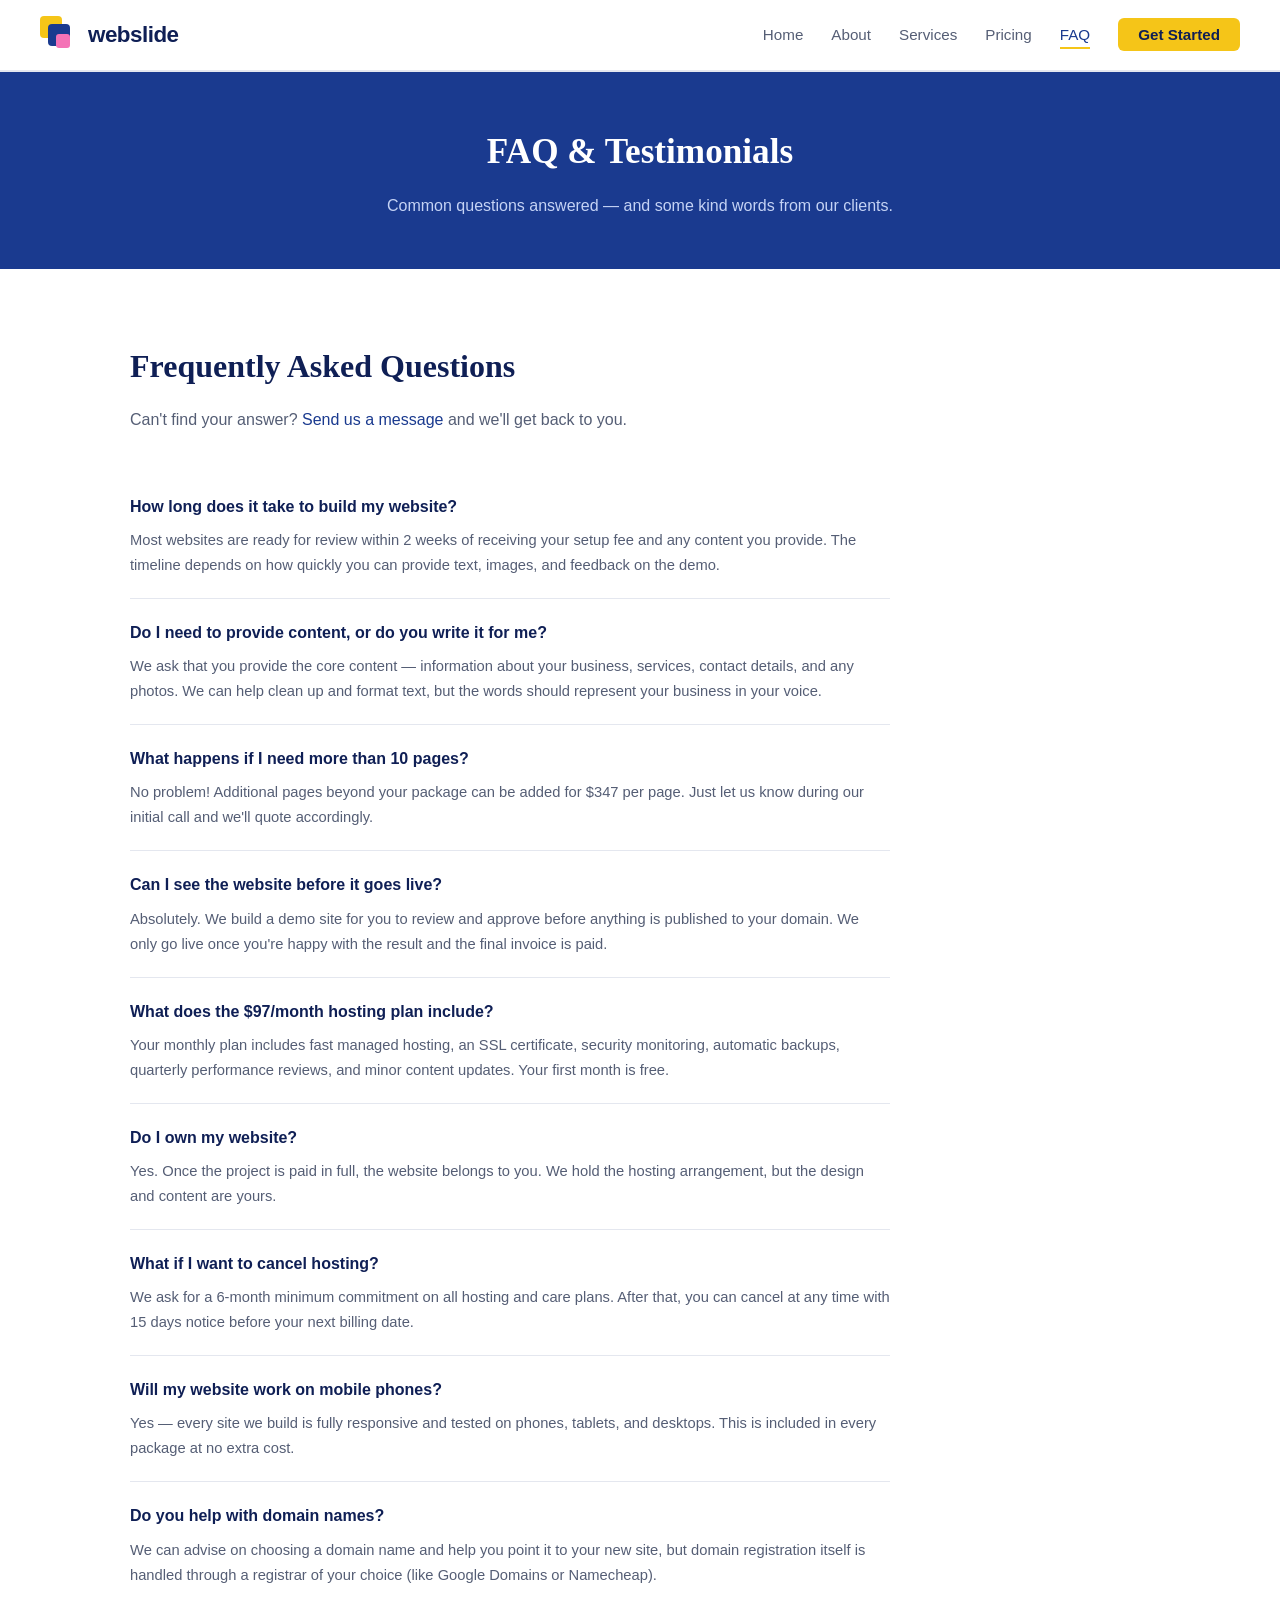
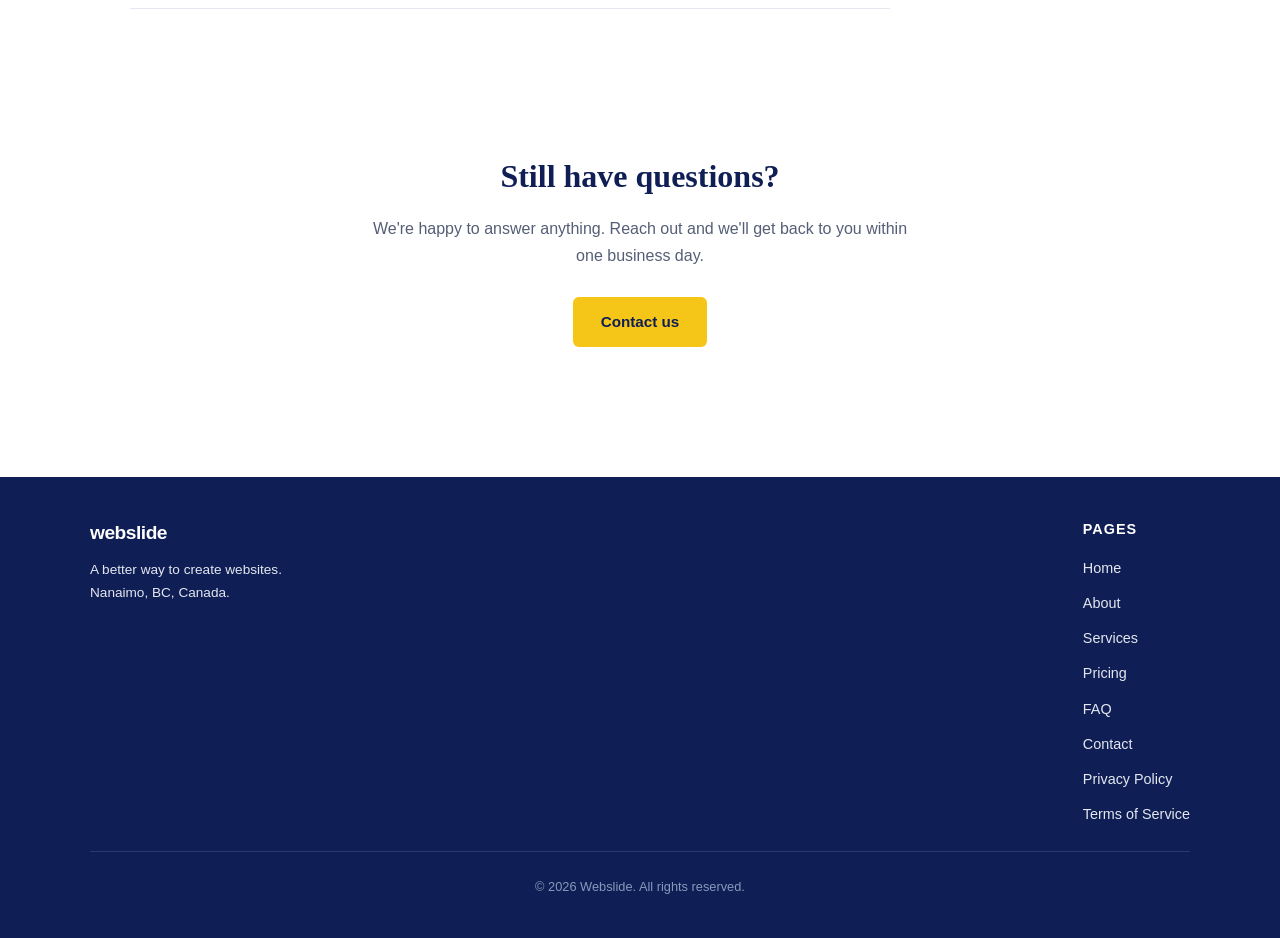
<file: faq.html>
<!DOCTYPE html>
<html lang="en">
  <head>
    <meta charset="UTF-8" />
    <meta name="viewport" content="width=device-width, initial-scale=1.0" />
    <title>FAQ &amp; Testimonials - Webslide</title>
    <link rel="stylesheet" href="css/style.css" />
  </head>
  <body>
    <!-- Header & Navigation -->
    <header>
      <a href="index.html" class="logo">
        <div class="logo-icon">
          <div class="sq-yellow"></div>
          <div class="sq-blue"></div>
          <div class="sq-pink"></div>
        </div>
        <span class="logo-text">webslide</span>
      </a>
      <nav>
        <ul>
          <li><a href="index.html">Home</a></li>
          <li><a href="about.html">About</a></li>
          <li><a href="services.html">Services</a></li>
          <li><a href="pricing.html">Pricing</a></li>
          <li><a href="faq.html" class="active">FAQ</a></li>
          <li><a href="contact.html" class="nav-cta">Get Started</a></li>
        </ul>
      </nav>
    </header>

    <!-- Page Banner -->
    <div class="page-banner">
      <h1>FAQ &amp; Testimonials</h1>
      <p>Common questions answered — and some kind words from our clients.</p>
    </div>

    <!-- FAQ Section -->
    <div class="section">
      <h2 class="section-title">Frequently Asked Questions</h2>
      <p class="section-subtitle">
        Can't find your answer? <a href="contact.html">Send us a message</a> and
        we'll get back to you.
      </p>

      <div class="faq-list">
        <div class="faq-item">
          <h3>How long does it take to build my website?</h3>
          <p>
            Most websites are ready for review within 2 weeks of receiving your
            setup fee and any content you provide. The timeline depends on how
            quickly you can provide text, images, and feedback on the demo.
          </p>
        </div>

        <div class="faq-item">
          <h3>Do I need to provide content, or do you write it for me?</h3>
          <p>
            We ask that you provide the core content — information about your
            business, services, contact details, and any photos. We can help
            clean up and format text, but the words should represent your
            business in your voice.
          </p>
        </div>

        <div class="faq-item">
          <h3>What happens if I need more than 10 pages?</h3>
          <p>
            No problem! Additional pages beyond your package can be added for
            $347 per page. Just let us know during our initial call and we'll
            quote accordingly.
          </p>
        </div>

        <div class="faq-item">
          <h3>Can I see the website before it goes live?</h3>
          <p>
            Absolutely. We build a demo site for you to review and approve
            before anything is published to your domain. We only go live once
            you're happy with the result and the final invoice is paid.
          </p>
        </div>

        <div class="faq-item">
          <h3>What does the $97/month hosting plan include?</h3>
          <p>
            Your monthly plan includes fast managed hosting, an SSL certificate,
            security monitoring, automatic backups, quarterly performance
            reviews, and minor content updates. Your first month is free.
          </p>
        </div>

        <div class="faq-item">
          <h3>Do I own my website?</h3>
          <p>
            Yes. Once the project is paid in full, the website belongs to you.
            We hold the hosting arrangement, but the design and content are
            yours.
          </p>
        </div>

        <div class="faq-item">
          <h3>What if I want to cancel hosting?</h3>
          <p>
            We ask for a 6-month minimum commitment on all hosting and care
            plans. After that, you can cancel at any time with 15 days notice
            before your next billing date.
          </p>
        </div>

        <div class="faq-item">
          <h3>Will my website work on mobile phones?</h3>
          <p>
            Yes — every site we build is fully responsive and tested on phones,
            tablets, and desktops. This is included in every package at no extra
            cost.
          </p>
        </div>

        <div class="faq-item">
          <h3>Do you help with domain names?</h3>
          <p>
            We can advise on choosing a domain name and help you point it to
            your new site, but domain registration itself is handled through a
            registrar of your choice (like Google Domains or Namecheap).
          </p>
        </div>
      </div>
    </div>

    <!-- CTA -->
    <div class="section" style="text-align: center">
      <h2 class="section-title">Still have questions?</h2>
      <p class="section-subtitle" style="margin: 0 auto 28px">
        We're happy to answer anything. Reach out and we'll get back to you
        within one business day.
      </p>
      <a href="contact.html" class="btn btn-yellow">Contact us</a>
    </div>

    <!-- Footer -->
    <footer>
      <div class="footer-inner">
        <div class="footer-brand">
          <span class="logo-text">webslide</span>
          <p>A better way to create websites.<br />Nanaimo, BC, Canada.</p>
        </div>
        <div class="footer-links">
          <h4>Pages</h4>
          <ul>
            <li><a href="index.html">Home</a></li>
            <li><a href="about.html">About</a></li>
            <li><a href="services.html">Services</a></li>
            <li><a href="pricing.html">Pricing</a></li>
            <li><a href="faq.html">FAQ</a></li>
            <li><a href="contact.html">Contact</a></li>
            <li><a href="privacy-policy.html">Privacy Policy</a></li>
            <li><a href="terms-of-service.html">Terms of Service</a></li>
          </ul>
        </div>
      </div>
      <div class="footer-bottom">
        <p>&copy; 2026 Webslide. All rights reserved.</p>
      </div>
    </footer>
  </body>
</html>
</file>
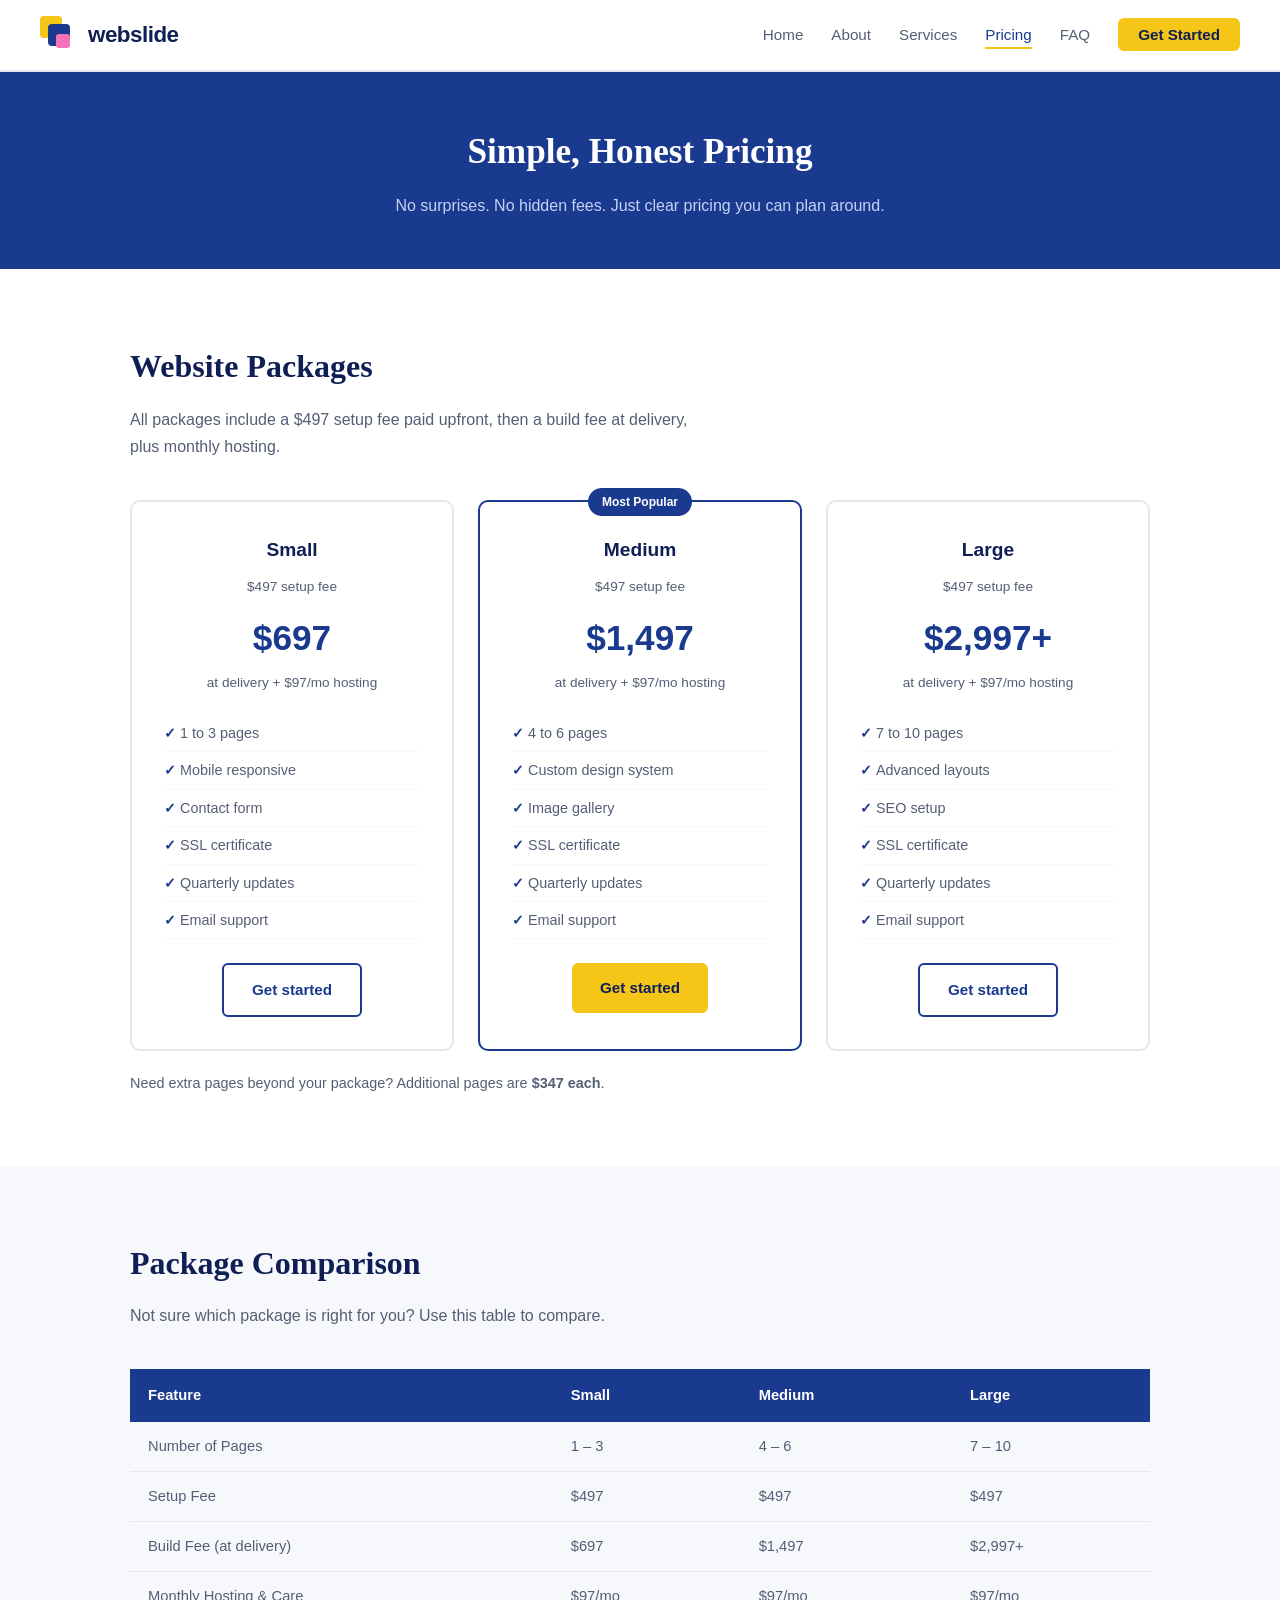
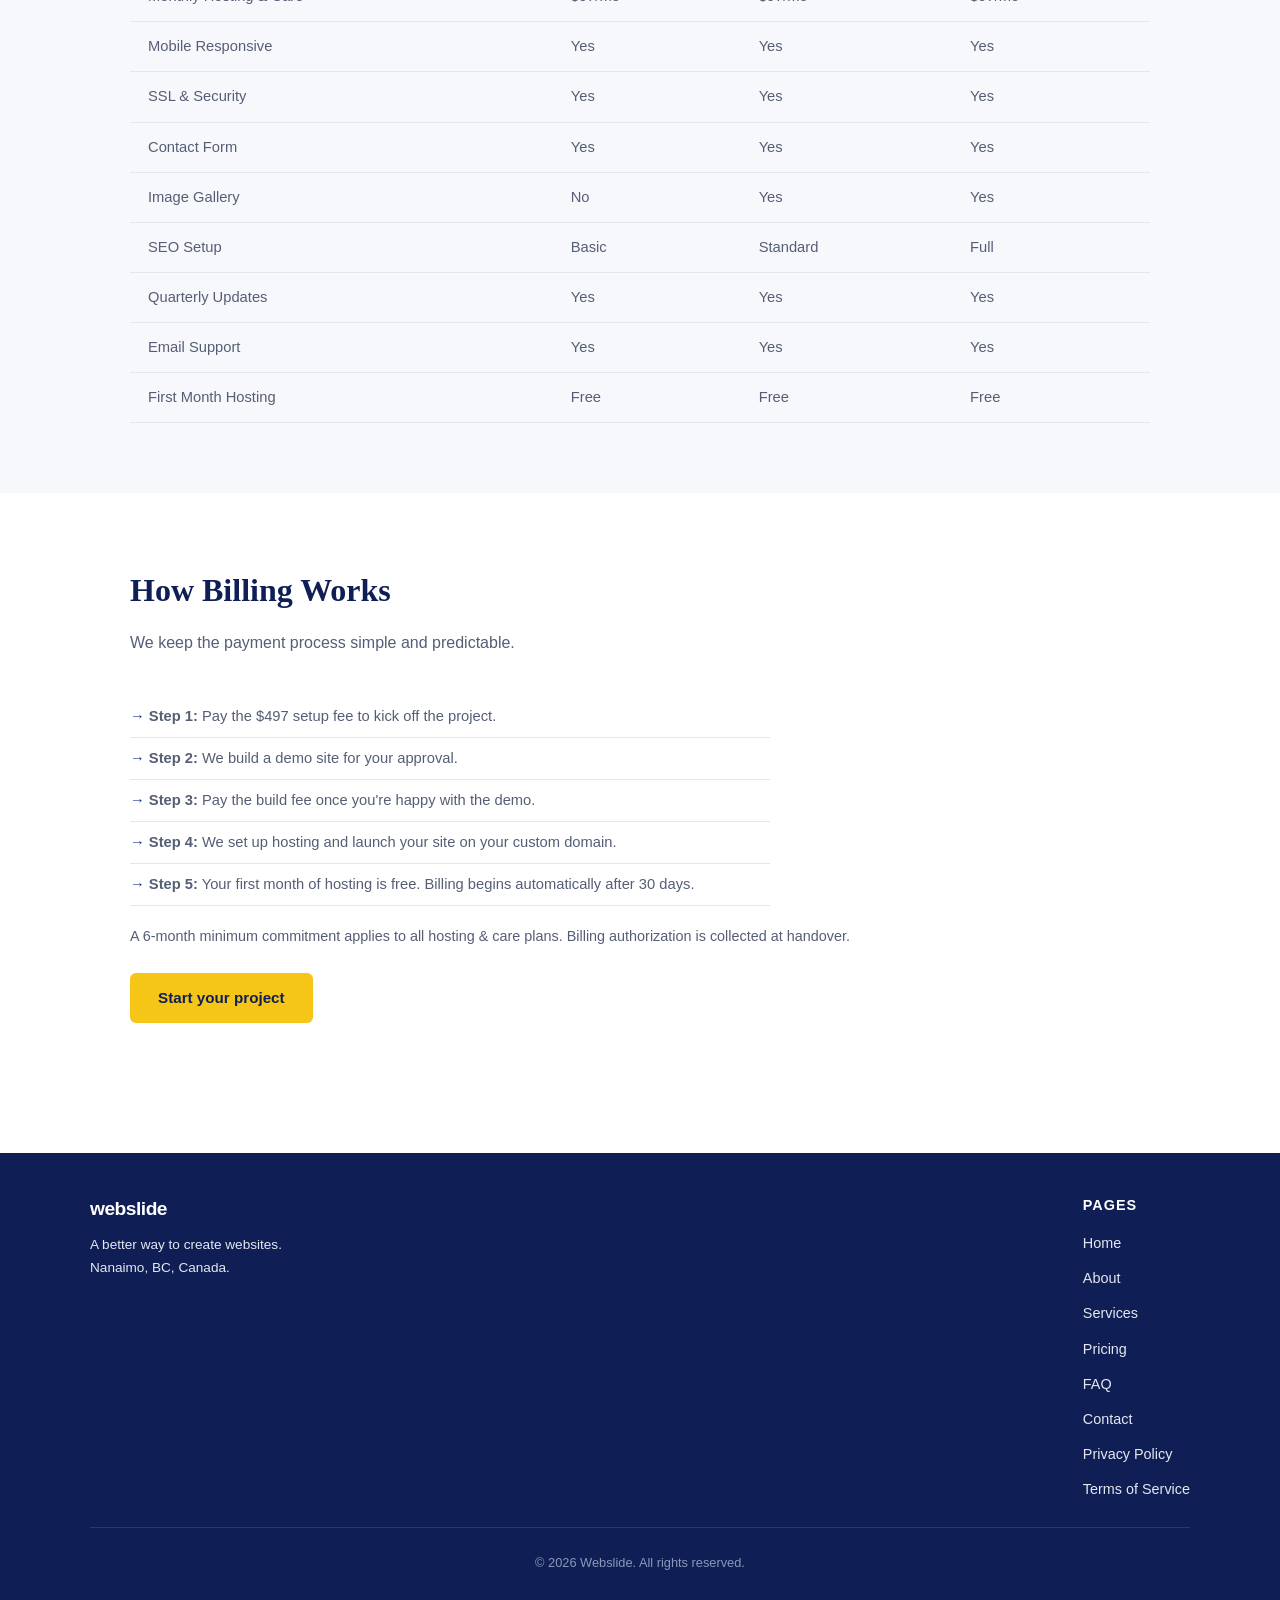
<file: pricing.html>
<!DOCTYPE html>
<html lang="en">
  <head>
    <meta charset="UTF-8" />
    <meta name="viewport" content="width=device-width, initial-scale=1.0" />
    <title>Pricing - Webslide</title>
    <link rel="stylesheet" href="css/style.css" />
  </head>
  <body>
    <!-- Header & Navigation -->
    <header>
      <a href="index.html" class="logo">
        <div class="logo-icon">
          <div class="sq-yellow"></div>
          <div class="sq-blue"></div>
          <div class="sq-pink"></div>
        </div>
        <span class="logo-text">webslide</span>
      </a>
      <nav>
        <ul>
          <li><a href="index.html">Home</a></li>
          <li><a href="about.html">About</a></li>
          <li><a href="services.html">Services</a></li>
          <li><a href="pricing.html" class="active">Pricing</a></li>
          <li><a href="faq.html">FAQ</a></li>
          <li><a href="contact.html" class="nav-cta">Get Started</a></li>
        </ul>
      </nav>
    </header>

    <!-- Page Banner -->
    <div class="page-banner">
      <h1>Simple, Honest Pricing</h1>
      <p>
        No surprises. No hidden fees. Just clear pricing you can plan around.
      </p>
    </div>

    <!-- Pricing Cards -->
    <div class="section">
      <h2 class="section-title">Website Packages</h2>
      <p class="section-subtitle">
        All packages include a $497 setup fee paid upfront, then a build fee at
        delivery, plus monthly hosting.
      </p>
      <div class="pricing-grid">
        <div class="pricing-card">
          <h3>Small</h3>
          <p class="pricing-setup">$497 setup fee</p>
          <div class="pricing-price">$697</div>
          <p class="pricing-monthly">at delivery + $97/mo hosting</p>
          <ul>
            <li>1 to 3 pages</li>
            <li>Mobile responsive</li>
            <li>Contact form</li>
            <li>SSL certificate</li>
            <li>Quarterly updates</li>
            <li>Email support</li>
          </ul>
          <a href="contact.html" class="btn btn-outline">Get started</a>
        </div>

        <div class="pricing-card featured">
          <h3>Medium</h3>
          <p class="pricing-setup">$497 setup fee</p>
          <div class="pricing-price">$1,497</div>
          <p class="pricing-monthly">at delivery + $97/mo hosting</p>
          <ul>
            <li>4 to 6 pages</li>
            <li>Custom design system</li>
            <li>Image gallery</li>
            <li>SSL certificate</li>
            <li>Quarterly updates</li>
            <li>Email support</li>
          </ul>
          <a href="contact.html" class="btn btn-yellow">Get started</a>
        </div>

        <div class="pricing-card">
          <h3>Large</h3>
          <p class="pricing-setup">$497 setup fee</p>
          <div class="pricing-price">$2,997+</div>
          <p class="pricing-monthly">at delivery + $97/mo hosting</p>
          <ul>
            <li>7 to 10 pages</li>
            <li>Advanced layouts</li>
            <li>SEO setup</li>
            <li>SSL certificate</li>
            <li>Quarterly updates</li>
            <li>Email support</li>
          </ul>
          <a href="contact.html" class="btn btn-outline">Get started</a>
        </div>
      </div>
      <p style="margin-top: 20px; font-size: 0.9rem; color: var(--gray-text)">
        Need extra pages beyond your package? Additional pages are
        <strong>$347 each</strong>.
      </p>
    </div>

    <!-- Comparison Table -->
    <div class="section-bg">
      <div class="section">
        <h2 class="section-title">Package Comparison</h2>
        <p class="section-subtitle">
          Not sure which package is right for you? Use this table to compare.
        </p>
        <table class="pricing-table">
          <thead>
            <tr>
              <th>Feature</th>
              <th>Small</th>
              <th>Medium</th>
              <th>Large</th>
            </tr>
          </thead>
          <tbody>
            <tr>
              <td>Number of Pages</td>
              <td>1 – 3</td>
              <td>4 – 6</td>
              <td>7 – 10</td>
            </tr>
            <tr>
              <td>Setup Fee</td>
              <td>$497</td>
              <td>$497</td>
              <td>$497</td>
            </tr>
            <tr>
              <td>Build Fee (at delivery)</td>
              <td>$697</td>
              <td>$1,497</td>
              <td>$2,997+</td>
            </tr>
            <tr>
              <td>Monthly Hosting &amp; Care</td>
              <td>$97/mo</td>
              <td>$97/mo</td>
              <td>$97/mo</td>
            </tr>
            <tr>
              <td>Mobile Responsive</td>
              <td>Yes</td>
              <td>Yes</td>
              <td>Yes</td>
            </tr>
            <tr>
              <td>SSL &amp; Security</td>
              <td>Yes</td>
              <td>Yes</td>
              <td>Yes</td>
            </tr>
            <tr>
              <td>Contact Form</td>
              <td>Yes</td>
              <td>Yes</td>
              <td>Yes</td>
            </tr>
            <tr>
              <td>Image Gallery</td>
              <td>No</td>
              <td>Yes</td>
              <td>Yes</td>
            </tr>
            <tr>
              <td>SEO Setup</td>
              <td>Basic</td>
              <td>Standard</td>
              <td>Full</td>
            </tr>
            <tr>
              <td>Quarterly Updates</td>
              <td>Yes</td>
              <td>Yes</td>
              <td>Yes</td>
            </tr>
            <tr>
              <td>Email Support</td>
              <td>Yes</td>
              <td>Yes</td>
              <td>Yes</td>
            </tr>
            <tr>
              <td>First Month Hosting</td>
              <td>Free</td>
              <td>Free</td>
              <td>Free</td>
            </tr>
          </tbody>
        </table>
      </div>
    </div>

    <!-- How Billing Works -->
    <div class="section">
      <h2 class="section-title">How Billing Works</h2>
      <p class="section-subtitle">
        We keep the payment process simple and predictable.
      </p>
      <ul class="values-list" style="max-width: 640px">
        <li>
          <strong>Step 1:</strong> Pay the $497 setup fee to kick off the
          project.
        </li>
        <li>
          <strong>Step 2:</strong> We build a demo site for your approval.
        </li>
        <li>
          <strong>Step 3:</strong> Pay the build fee once you're happy with the
          demo.
        </li>
        <li>
          <strong>Step 4:</strong> We set up hosting and launch your site on
          your custom domain.
        </li>
        <li>
          <strong>Step 5:</strong> Your first month of hosting is free. Billing
          begins automatically after 30 days.
        </li>
      </ul>
      <p style="margin-top: 18px; font-size: 0.9rem; color: var(--gray-text)">
        A 6-month minimum commitment applies to all hosting &amp; care plans.
        Billing authorization is collected at handover.
      </p>
      <a href="contact.html" class="btn btn-yellow" style="margin-top: 24px"
        >Start your project</a
      >
    </div>

    <!-- Footer -->
    <footer>
      <div class="footer-inner">
        <div class="footer-brand">
          <span class="logo-text">webslide</span>
          <p>A better way to create websites.<br />Nanaimo, BC, Canada.</p>
        </div>
        <div class="footer-links">
          <h4>Pages</h4>
          <ul>
            <li><a href="index.html">Home</a></li>
            <li><a href="about.html">About</a></li>
            <li><a href="services.html">Services</a></li>
            <li><a href="pricing.html">Pricing</a></li>
            <li><a href="faq.html">FAQ</a></li>
            <li><a href="contact.html">Contact</a></li>
            <li><a href="privacy-policy.html">Privacy Policy</a></li>
            <li><a href="terms-of-service.html">Terms of Service</a></li>
          </ul>
        </div>
      </div>
      <div class="footer-bottom">
        <p>&copy; 2026 Webslide. All rights reserved.</p>
      </div>
    </footer>
  </body>
</html>
</file>
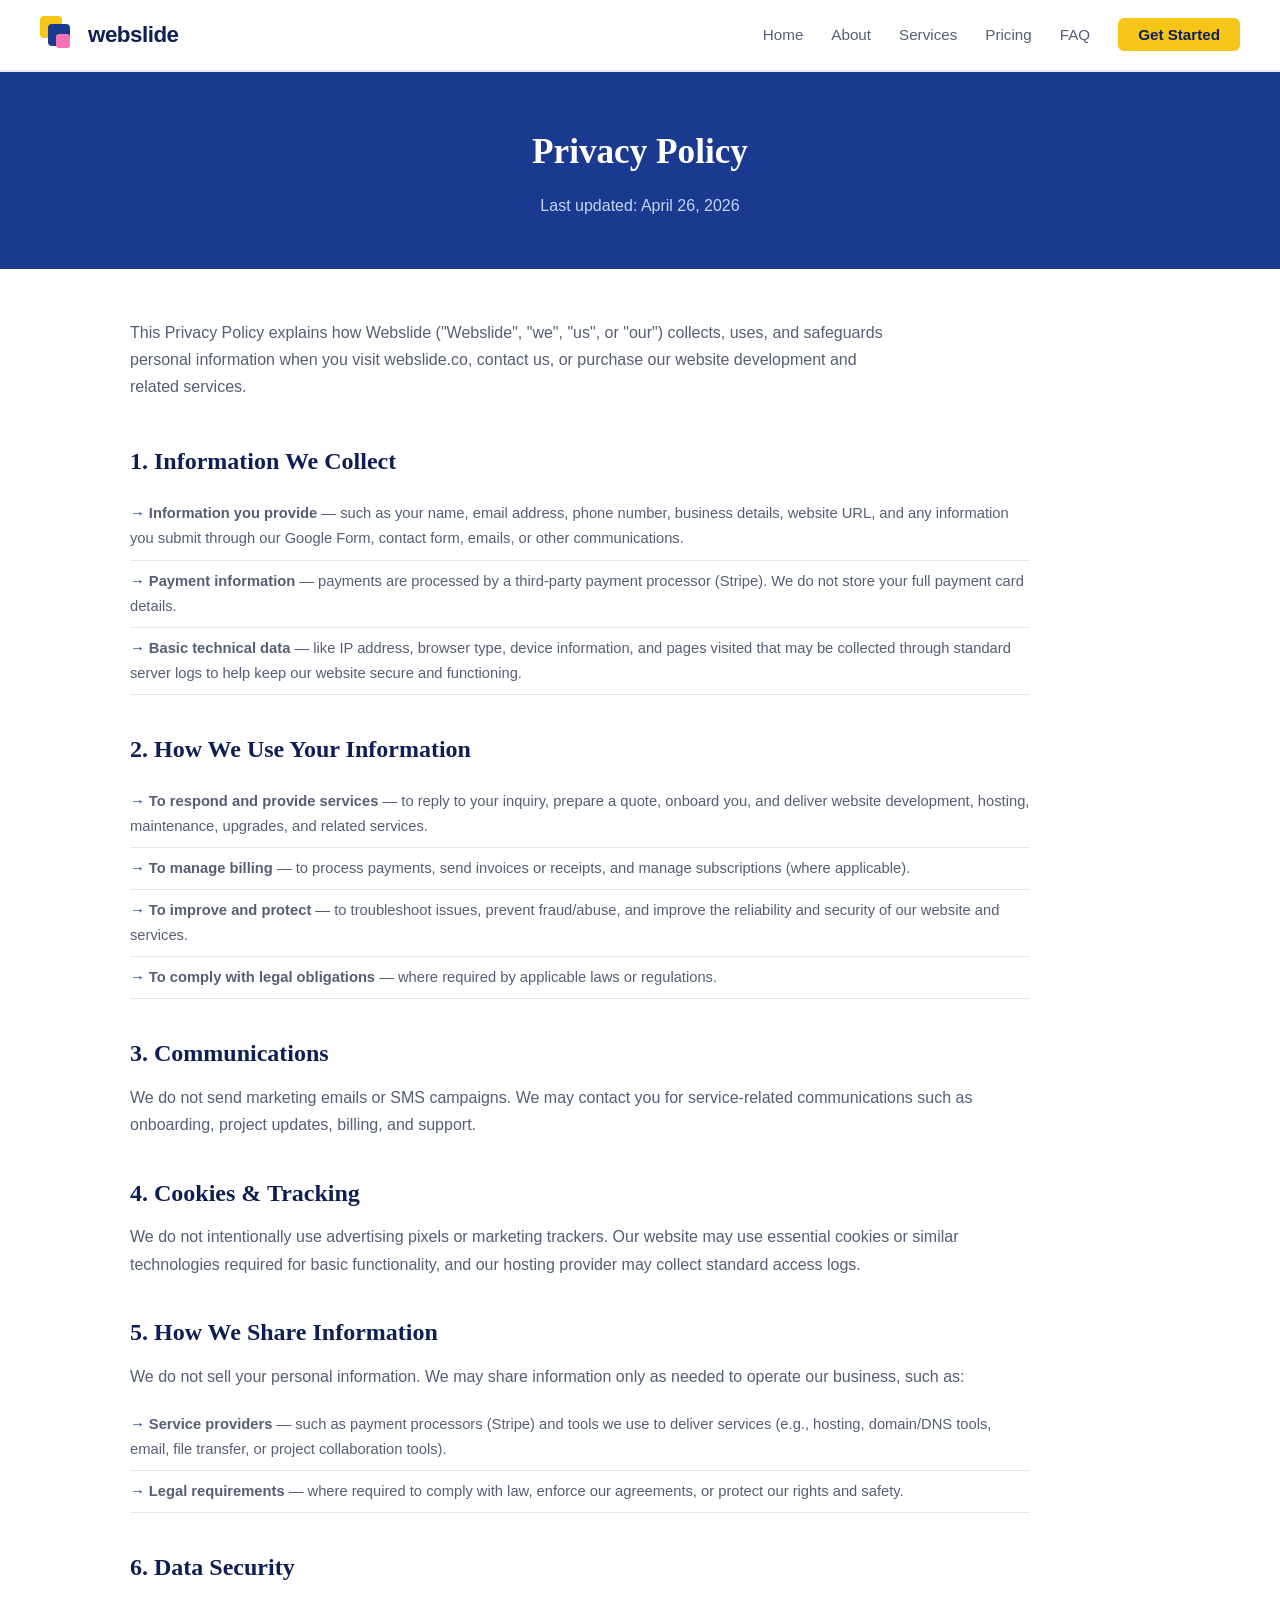
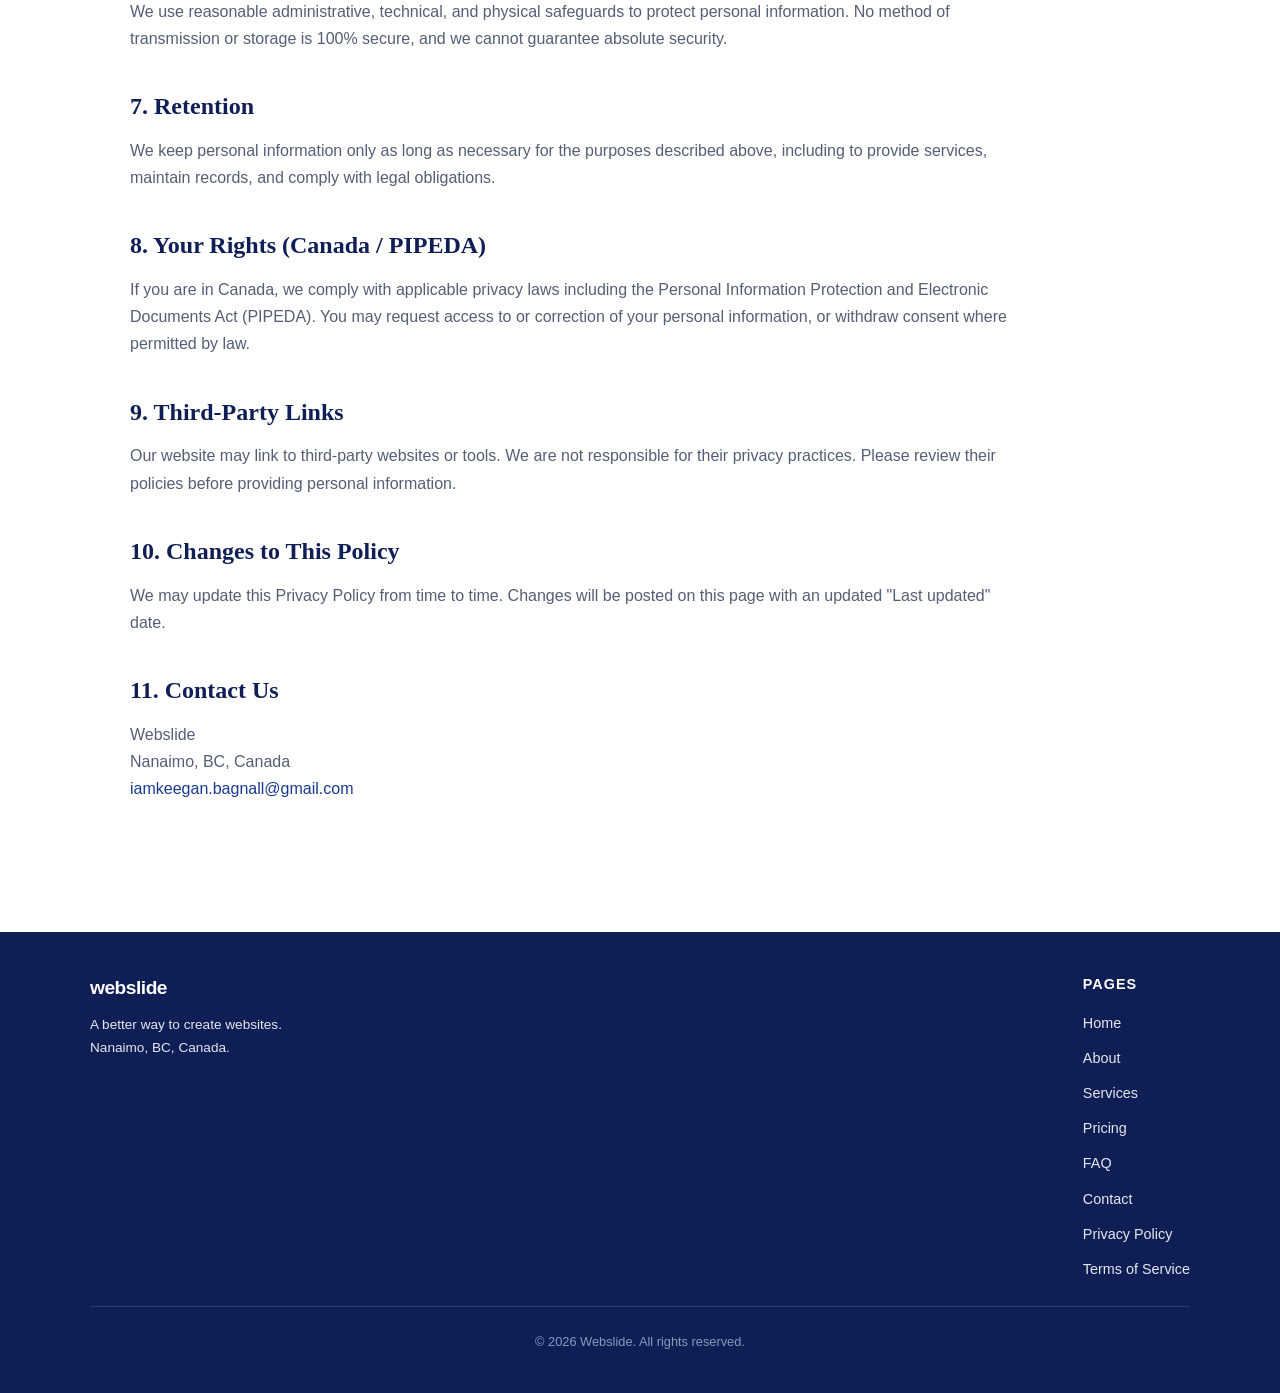
<file: privacy-policy.html>
<!DOCTYPE html>
<html lang="en">
  <head>
    <meta charset="UTF-8" />
    <meta name="viewport" content="width=device-width, initial-scale=1.0" />
    <title>Privacy Policy - Webslide</title>
    <link rel="stylesheet" href="css/style.css" />
  </head>
  <body>
    <!-- Header & Navigation -->
    <header>
      <a href="index.html" class="logo">
        <div class="logo-icon">
          <div class="sq-yellow"></div>
          <div class="sq-blue"></div>
          <div class="sq-pink"></div>
        </div>
        <span class="logo-text">webslide</span>
      </a>
      <nav>
        <ul>
          <li><a href="index.html">Home</a></li>
          <li><a href="about.html">About</a></li>
          <li><a href="services.html">Services</a></li>
          <li><a href="pricing.html">Pricing</a></li>
          <li><a href="faq.html">FAQ</a></li>
          <li><a href="contact.html" class="nav-cta">Get Started</a></li>
        </ul>
      </nav>
    </header>

    <!-- Page Banner -->
    <div class="page-banner">
      <h1>Privacy Policy</h1>
      <p>Last updated: April 26, 2026</p>
    </div>

    <div class="section" style="padding-top: 50px">
      <p class="section-subtitle" style="max-width: 760px">
        This Privacy Policy explains how Webslide ("Webslide", "we", "us", or
        "our") collects, uses, and safeguards personal information when you visit
        webslide.co, contact us, or purchase our website development and related
        services.
      </p>

      <h2 style="margin-bottom: 10px">1. Information We Collect</h2>
      <ul class="values-list" style="max-width: 900px">
        <li>
          <strong>Information you provide</strong> — such as your name, email
          address, phone number, business details, website URL, and any
          information you submit through our Google Form, contact form, emails,
          or other communications.
        </li>
        <li>
          <strong>Payment information</strong> — payments are processed by a
          third-party payment processor (Stripe). We do not store your full
          payment card details.
        </li>
        <li>
          <strong>Basic technical data</strong> — like IP address, browser type,
          device information, and pages visited that may be collected through
          standard server logs to help keep our website secure and functioning.
        </li>
      </ul>

      <h2 style="margin: 34px 0 10px">2. How We Use Your Information</h2>
      <ul class="values-list" style="max-width: 900px">
        <li>
          <strong>To respond and provide services</strong> — to reply to your
          inquiry, prepare a quote, onboard you, and deliver website development,
          hosting, maintenance, upgrades, and related services.
        </li>
        <li>
          <strong>To manage billing</strong> — to process payments, send invoices
          or receipts, and manage subscriptions (where applicable).
        </li>
        <li>
          <strong>To improve and protect</strong> — to troubleshoot issues,
          prevent fraud/abuse, and improve the reliability and security of our
          website and services.
        </li>
        <li>
          <strong>To comply with legal obligations</strong> — where required by
          applicable laws or regulations.
        </li>
      </ul>

      <h2 style="margin: 34px 0 10px">3. Communications</h2>
      <p style="max-width: 900px; color: var(--gray-text)">
        We do not send marketing emails or SMS campaigns. We may contact you for
        service-related communications such as onboarding, project updates,
        billing, and support.
      </p>

      <h2 style="margin: 34px 0 10px">4. Cookies & Tracking</h2>
      <p style="max-width: 900px; color: var(--gray-text)">
        We do not intentionally use advertising pixels or marketing trackers.
        Our website may use essential cookies or similar technologies required
        for basic functionality, and our hosting provider may collect standard
        access logs.
      </p>

      <h2 style="margin: 34px 0 10px">5. How We Share Information</h2>
      <p style="max-width: 900px; color: var(--gray-text); margin-bottom: 14px">
        We do not sell your personal information. We may share information only
        as needed to operate our business, such as:
      </p>
      <ul class="values-list" style="max-width: 900px">
        <li>
          <strong>Service providers</strong> — such as payment processors (Stripe)
          and tools we use to deliver services (e.g., hosting, domain/DNS tools,
          email, file transfer, or project collaboration tools).
        </li>
        <li>
          <strong>Legal requirements</strong> — where required to comply with
          law, enforce our agreements, or protect our rights and safety.
        </li>
      </ul>

      <h2 style="margin: 34px 0 10px">6. Data Security</h2>
      <p style="max-width: 900px; color: var(--gray-text)">
        We use reasonable administrative, technical, and physical safeguards to
        protect personal information. No method of transmission or storage is
        100% secure, and we cannot guarantee absolute security.
      </p>

      <h2 style="margin: 34px 0 10px">7. Retention</h2>
      <p style="max-width: 900px; color: var(--gray-text)">
        We keep personal information only as long as necessary for the purposes
        described above, including to provide services, maintain records, and
        comply with legal obligations.
      </p>

      <h2 style="margin: 34px 0 10px">8. Your Rights (Canada / PIPEDA)</h2>
      <p style="max-width: 900px; color: var(--gray-text)">
        If you are in Canada, we comply with applicable privacy laws including
        the Personal Information Protection and Electronic Documents Act (PIPEDA).
        You may request access to or correction of your personal information, or
        withdraw consent where permitted by law.
      </p>

      <h2 style="margin: 34px 0 10px">9. Third-Party Links</h2>
      <p style="max-width: 900px; color: var(--gray-text)">
        Our website may link to third-party websites or tools. We are not
        responsible for their privacy practices. Please review their policies
        before providing personal information.
      </p>

      <h2 style="margin: 34px 0 10px">10. Changes to This Policy</h2>
      <p style="max-width: 900px; color: var(--gray-text)">
        We may update this Privacy Policy from time to time. Changes will be
        posted on this page with an updated "Last updated" date.
      </p>

      <h2 style="margin: 34px 0 10px">11. Contact Us</h2>
      <p style="max-width: 900px; color: var(--gray-text)">
        Webslide<br />
        Nanaimo, BC, Canada<br />
        <a href="mailto:iamkeegan.bagnall@gmail.com">iamkeegan.bagnall@gmail.com</a>
      </p>
    </div>

    <!-- Footer -->
    <footer>
      <div class="footer-inner">
        <div class="footer-brand">
          <span class="logo-text">webslide</span>
          <p>A better way to create websites.<br />Nanaimo, BC, Canada.</p>
        </div>
        <div class="footer-links">
          <h4>Pages</h4>
          <ul>
            <li><a href="index.html">Home</a></li>
            <li><a href="about.html">About</a></li>
            <li><a href="services.html">Services</a></li>
            <li><a href="pricing.html">Pricing</a></li>
            <li><a href="faq.html">FAQ</a></li>
            <li><a href="contact.html">Contact</a></li>
            <li><a href="privacy-policy.html">Privacy Policy</a></li>
            <li><a href="terms-of-service.html">Terms of Service</a></li>
          </ul>
        </div>
      </div>
      <div class="footer-bottom">
        <p>&copy; 2026 Webslide. All rights reserved.</p>
      </div>
    </footer>
  </body>
</html>
</file>
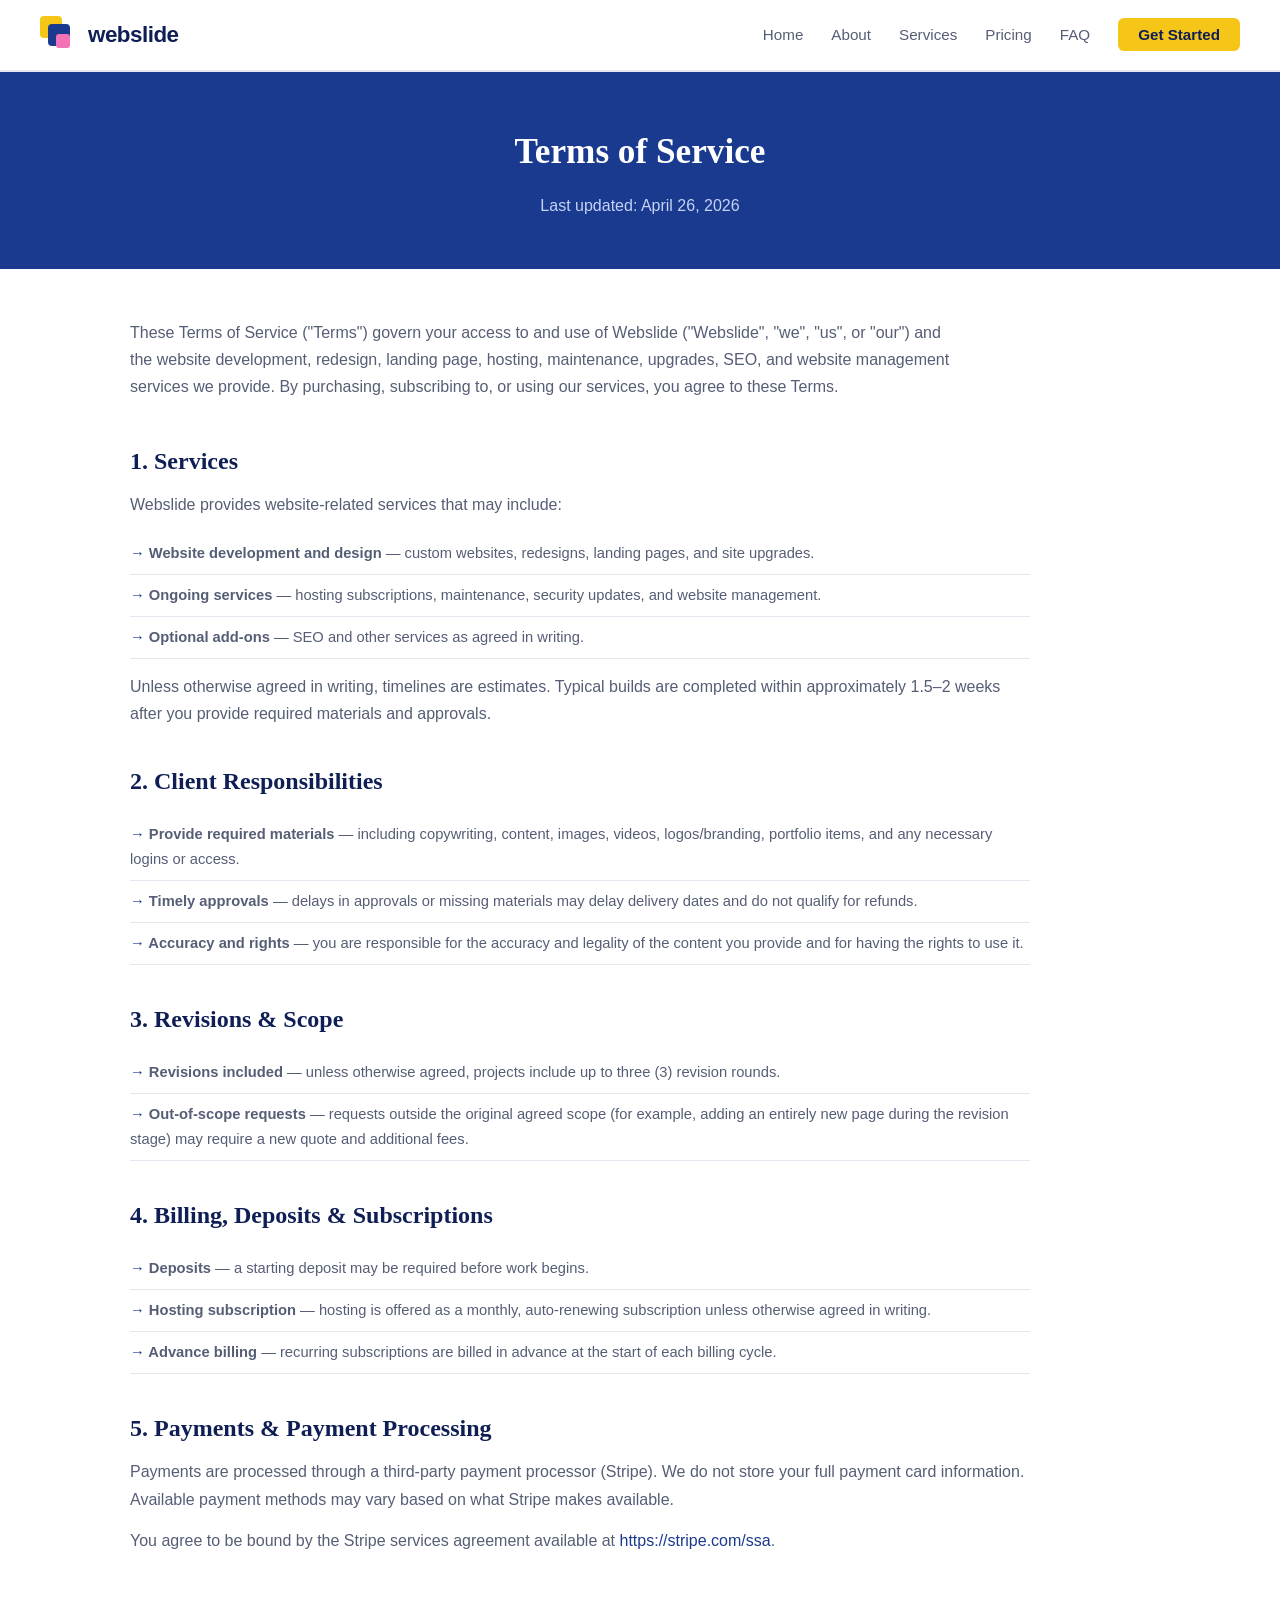
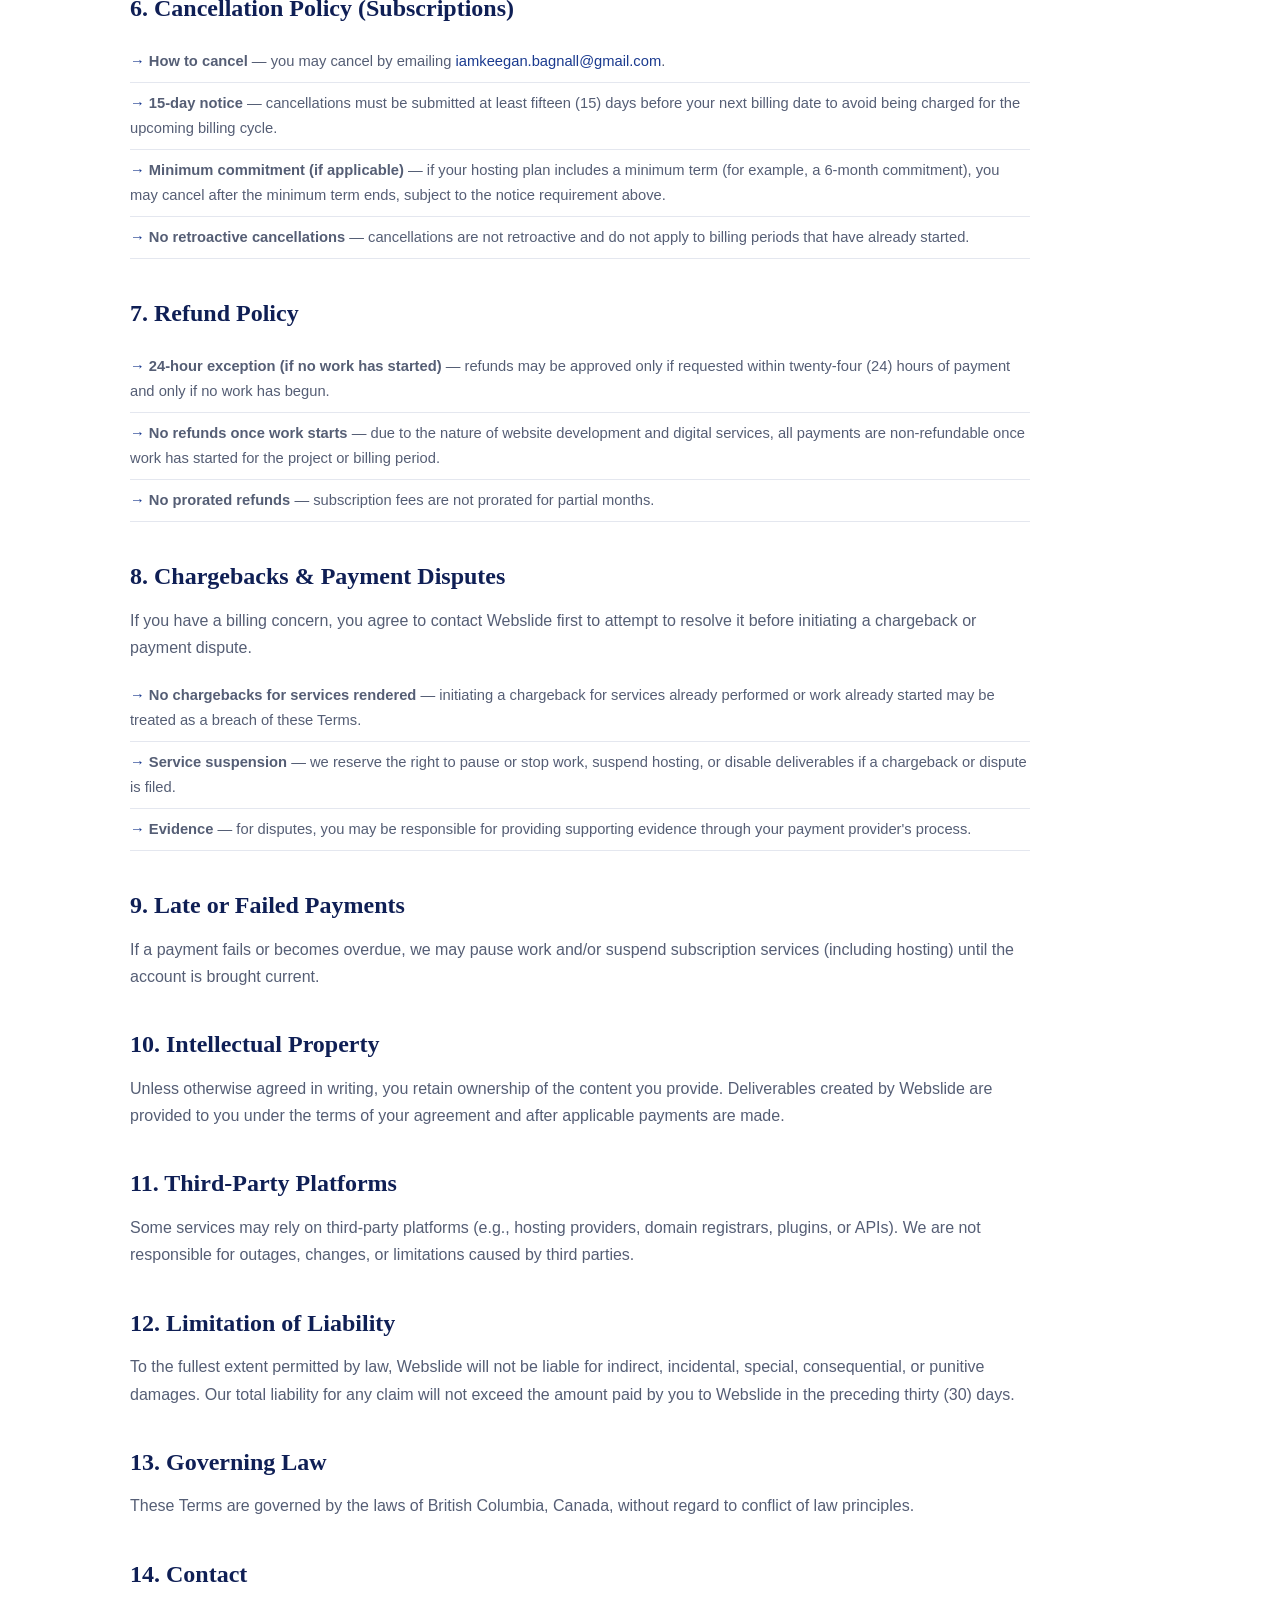
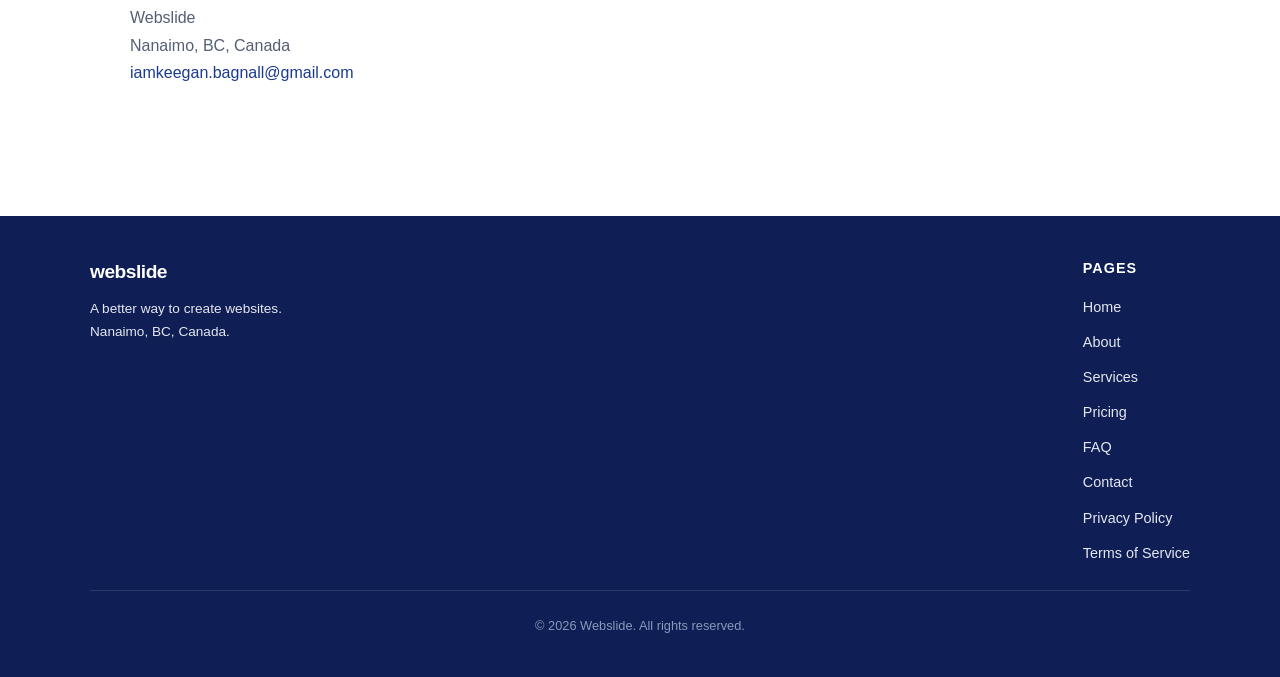
<file: terms-of-service.html>
<!DOCTYPE html>
<html lang="en">
  <head>
    <meta charset="UTF-8" />
    <meta name="viewport" content="width=device-width, initial-scale=1.0" />
    <title>Terms of Service - Webslide</title>
    <link rel="stylesheet" href="css/style.css" />
  </head>
  <body>
    <!-- Header & Navigation -->
    <header>
      <a href="index.html" class="logo">
        <div class="logo-icon">
          <div class="sq-yellow"></div>
          <div class="sq-blue"></div>
          <div class="sq-pink"></div>
        </div>
        <span class="logo-text">webslide</span>
      </a>
      <nav>
        <ul>
          <li><a href="index.html">Home</a></li>
          <li><a href="about.html">About</a></li>
          <li><a href="services.html">Services</a></li>
          <li><a href="pricing.html">Pricing</a></li>
          <li><a href="faq.html">FAQ</a></li>
          <li><a href="contact.html" class="nav-cta">Get Started</a></li>
        </ul>
      </nav>
    </header>

    <!-- Page Banner -->
    <div class="page-banner">
      <h1>Terms of Service</h1>
      <p>Last updated: April 26, 2026</p>
    </div>

    <div class="section" style="padding-top: 50px">
      <p class="section-subtitle" style="max-width: 820px">
        These Terms of Service ("Terms") govern your access to and use of
        Webslide ("Webslide", "we", "us", or "our") and the website development,
        redesign, landing page, hosting, maintenance, upgrades, SEO, and website
        management services we provide. By purchasing, subscribing to, or using
        our services, you agree to these Terms.
      </p>

      <h2 style="margin-bottom: 10px">1. Services</h2>
      <p style="max-width: 900px; color: var(--gray-text); margin-bottom: 14px">
        Webslide provides website-related services that may include:
      </p>
      <ul class="values-list" style="max-width: 900px">
        <li>
          <strong>Website development and design</strong> — custom websites,
          redesigns, landing pages, and site upgrades.
        </li>
        <li>
          <strong>Ongoing services</strong> — hosting subscriptions, maintenance,
          security updates, and website management.
        </li>
        <li>
          <strong>Optional add-ons</strong> — SEO and other services as agreed in
          writing.
        </li>
      </ul>
      <p style="max-width: 900px; color: var(--gray-text); margin-top: 14px">
        Unless otherwise agreed in writing, timelines are estimates. Typical
        builds are completed within approximately 1.5–2 weeks after you provide
        required materials and approvals.
      </p>

      <h2 style="margin: 34px 0 10px">2. Client Responsibilities</h2>
      <ul class="values-list" style="max-width: 900px">
        <li>
          <strong>Provide required materials</strong> — including copywriting,
          content, images, videos, logos/branding, portfolio items, and any
          necessary logins or access.
        </li>
        <li>
          <strong>Timely approvals</strong> — delays in approvals or missing
          materials may delay delivery dates and do not qualify for refunds.
        </li>
        <li>
          <strong>Accuracy and rights</strong> — you are responsible for the
          accuracy and legality of the content you provide and for having the
          rights to use it.
        </li>
      </ul>

      <h2 style="margin: 34px 0 10px">3. Revisions & Scope</h2>
      <ul class="values-list" style="max-width: 900px">
        <li>
          <strong>Revisions included</strong> — unless otherwise agreed, projects
          include up to three (3) revision rounds.
        </li>
        <li>
          <strong>Out-of-scope requests</strong> — requests outside the original
          agreed scope (for example, adding an entirely new page during the
          revision stage) may require a new quote and additional fees.
        </li>
      </ul>

      <h2 style="margin: 34px 0 10px">4. Billing, Deposits & Subscriptions</h2>
      <ul class="values-list" style="max-width: 900px">
        <li>
          <strong>Deposits</strong> — a starting deposit may be required before
          work begins.
        </li>
        <li>
          <strong>Hosting subscription</strong> — hosting is offered as a monthly,
          auto-renewing subscription unless otherwise agreed in writing.
        </li>
        <li>
          <strong>Advance billing</strong> — recurring subscriptions are billed
          in advance at the start of each billing cycle.
        </li>
      </ul>

      <h2 style="margin: 34px 0 10px">5. Payments & Payment Processing</h2>
      <p style="max-width: 900px; color: var(--gray-text); margin-bottom: 14px">
        Payments are processed through a third-party payment processor (Stripe).
        We do not store your full payment card information. Available payment
        methods may vary based on what Stripe makes available.
      </p>
      <p style="max-width: 900px; color: var(--gray-text)">
        You agree to be bound by the Stripe services agreement available at
        <a href="https://stripe.com/ssa" target="_blank" rel="noopener noreferrer"
          >https://stripe.com/ssa</a
        >.
      </p>

      <h2 style="margin: 34px 0 10px">6. Cancellation Policy (Subscriptions)</h2>
      <ul class="values-list" style="max-width: 900px">
        <li>
          <strong>How to cancel</strong> — you may cancel by emailing
          <a href="mailto:iamkeegan.bagnall@gmail.com"
            >iamkeegan.bagnall@gmail.com</a
          >.
        </li>
        <li>
          <strong>15-day notice</strong> — cancellations must be submitted at
          least fifteen (15) days before your next billing date to avoid being
          charged for the upcoming billing cycle.
        </li>
        <li>
          <strong>Minimum commitment (if applicable)</strong> — if your hosting
          plan includes a minimum term (for example, a 6-month commitment), you
          may cancel after the minimum term ends, subject to the notice
          requirement above.
        </li>
        <li>
          <strong>No retroactive cancellations</strong> — cancellations are not
          retroactive and do not apply to billing periods that have already
          started.
        </li>
      </ul>

      <h2 style="margin: 34px 0 10px">7. Refund Policy</h2>
      <ul class="values-list" style="max-width: 900px">
        <li>
          <strong>24-hour exception (if no work has started)</strong> — refunds
          may be approved only if requested within twenty-four (24) hours of
          payment and only if no work has begun.
        </li>
        <li>
          <strong>No refunds once work starts</strong> — due to the nature of
          website development and digital services, all payments are
          non-refundable once work has started for the project or billing period.
        </li>
        <li>
          <strong>No prorated refunds</strong> — subscription fees are not
          prorated for partial months.
        </li>
      </ul>

      <h2 style="margin: 34px 0 10px">8. Chargebacks & Payment Disputes</h2>
      <p style="max-width: 900px; color: var(--gray-text); margin-bottom: 14px">
        If you have a billing concern, you agree to contact Webslide first to
        attempt to resolve it before initiating a chargeback or payment dispute.
      </p>
      <ul class="values-list" style="max-width: 900px">
        <li>
          <strong>No chargebacks for services rendered</strong> — initiating a
          chargeback for services already performed or work already started may
          be treated as a breach of these Terms.
        </li>
        <li>
          <strong>Service suspension</strong> — we reserve the right to pause or
          stop work, suspend hosting, or disable deliverables if a chargeback or
          dispute is filed.
        </li>
        <li>
          <strong>Evidence</strong> — for disputes, you may be responsible for
          providing supporting evidence through your payment provider's process.
        </li>
      </ul>

      <h2 style="margin: 34px 0 10px">9. Late or Failed Payments</h2>
      <p style="max-width: 900px; color: var(--gray-text)">
        If a payment fails or becomes overdue, we may pause work and/or suspend
        subscription services (including hosting) until the account is brought
        current.
      </p>

      <h2 style="margin: 34px 0 10px">10. Intellectual Property</h2>
      <p style="max-width: 900px; color: var(--gray-text)">
        Unless otherwise agreed in writing, you retain ownership of the content
        you provide. Deliverables created by Webslide are provided to you under
        the terms of your agreement and after applicable payments are made.
      </p>

      <h2 style="margin: 34px 0 10px">11. Third-Party Platforms</h2>
      <p style="max-width: 900px; color: var(--gray-text)">
        Some services may rely on third-party platforms (e.g., hosting providers,
        domain registrars, plugins, or APIs). We are not responsible for outages,
        changes, or limitations caused by third parties.
      </p>

      <h2 style="margin: 34px 0 10px">12. Limitation of Liability</h2>
      <p style="max-width: 900px; color: var(--gray-text)">
        To the fullest extent permitted by law, Webslide will not be liable for
        indirect, incidental, special, consequential, or punitive damages. Our
        total liability for any claim will not exceed the amount paid by you to
        Webslide in the preceding thirty (30) days.
      </p>

      <h2 style="margin: 34px 0 10px">13. Governing Law</h2>
      <p style="max-width: 900px; color: var(--gray-text)">
        These Terms are governed by the laws of British Columbia, Canada, without
        regard to conflict of law principles.
      </p>

      <h2 style="margin: 34px 0 10px">14. Contact</h2>
      <p style="max-width: 900px; color: var(--gray-text)">
        Webslide<br />
        Nanaimo, BC, Canada<br />
        <a href="mailto:iamkeegan.bagnall@gmail.com">iamkeegan.bagnall@gmail.com</a>
      </p>
    </div>

    <!-- Footer -->
    <footer>
      <div class="footer-inner">
        <div class="footer-brand">
          <span class="logo-text">webslide</span>
          <p>A better way to create websites.<br />Nanaimo, BC, Canada.</p>
        </div>
        <div class="footer-links">
          <h4>Pages</h4>
          <ul>
            <li><a href="index.html">Home</a></li>
            <li><a href="about.html">About</a></li>
            <li><a href="services.html">Services</a></li>
            <li><a href="pricing.html">Pricing</a></li>
            <li><a href="faq.html">FAQ</a></li>
            <li><a href="contact.html">Contact</a></li>
            <li><a href="privacy-policy.html">Privacy Policy</a></li>
            <li><a href="terms-of-service.html">Terms of Service</a></li>
          </ul>
        </div>
      </div>
      <div class="footer-bottom">
        <p>&copy; 2026 Webslide. All rights reserved.</p>
      </div>
    </footer>
  </body>
</html>
</file>
<file: css/style.css>
/* =============================================
   Webslide.co - Main Stylesheet
   Author: Webslide
   Description: Styles for all pages
============================================= */

/* --- CSS Variables (Brand Colors) --- */
:root {
    --blue: #1a3a8f;
    --blue-light: #2a52c9;
    --yellow: #f5c518;
    --pink: #f472b6;
    --white: #ffffff;
    --gray-light: #f7f8fc;
    --gray-mid: #e4e7ef;
    --gray-text: #555e75;
    --dark: #0f1f55;
    --font-main: Georgia, 'Times New Roman', serif;
    --font-body: Arial, Helvetica, sans-serif;
}

/* --- Reset & Base --- */
* {
    margin: 0;
    padding: 0;
    box-sizing: border-box;
}

body {
    font-family: var(--font-body);
    color: var(--dark);
    background-color: var(--white);
    line-height: 1.7;
}

a {
    color: var(--blue);
    text-decoration: none;
}

a:hover {
    text-decoration: underline;
}

img {
    max-width: 100%;
    display: block;
}

h1, h2, h3, h4 {
    font-family: var(--font-main);
    color: var(--dark);
}

ul {
    list-style: none;
}

/* --- Header & Navigation --- */
header {
    background-color: var(--white);
    border-bottom: 2px solid var(--gray-mid);
    padding: 16px 40px;
    display: flex;
    align-items: center;
    justify-content: space-between;
    position: sticky;
    top: 0;
    z-index: 100;
}

.logo {
    display: flex;
    align-items: center;
    gap: 10px;
    text-decoration: none;
}

.logo-icon {
    width: 38px;
    height: 38px;
    position: relative;
}

/* Simple logo built with CSS shapes */
.logo-icon .sq-yellow {
    width: 22px;
    height: 22px;
    background-color: var(--yellow);
    border-radius: 4px;
    position: absolute;
    top: 0;
    left: 0;
}

.logo-icon .sq-blue {
    width: 22px;
    height: 22px;
    background-color: var(--blue);
    border-radius: 4px;
    position: absolute;
    top: 8px;
    left: 8px;
}

.logo-icon .sq-pink {
    width: 14px;
    height: 14px;
    background-color: var(--pink);
    border-radius: 3px;
    position: absolute;
    top: 18px;
    left: 16px;
}

.logo-text {
    font-family: var(--font-body);
    font-size: 1.4rem;
    font-weight: 700;
    color: var(--dark);
    letter-spacing: -0.5px;
}

nav ul {
    display: flex;
    gap: 28px;
    list-style: none;
}

nav ul li a {
    font-size: 0.95rem;
    color: var(--gray-text);
    text-decoration: none;
    font-weight: 500;
    padding: 4px 0;
    border-bottom: 2px solid transparent;
}

nav ul li a:hover {
    color: var(--blue);
    border-bottom: 2px solid var(--yellow);
    text-decoration: none;
}

nav ul li a.active {
    color: var(--blue);
    border-bottom: 2px solid var(--yellow);
}

.nav-cta {
    background-color: var(--yellow);
    color: var(--dark) !important;
    padding: 8px 20px !important;
    border-radius: 6px;
    font-weight: 700 !important;
    border-bottom: none !important;
}

.nav-cta:hover {
    background-color: var(--dark) !important;
    color: var(--white) !important;
    border-bottom: none !important;
}

/* --- Footer --- */
footer {
    background-color: var(--dark);
    color: var(--gray-mid);
    padding: 40px;
    margin-top: 60px;
}

.footer-inner {
    display: flex;
    justify-content: space-between;
    align-items: flex-start;
    flex-wrap: wrap;
    gap: 30px;
    max-width: 1100px;
    margin: 0 auto;
}

.footer-brand .logo-text {
    color: var(--white);
    font-size: 1.2rem;
}

.footer-brand p {
    font-size: 0.85rem;
    margin-top: 8px;
    color: var(--gray-mid);
}

.footer-links h4 {
    color: var(--white);
    font-size: 0.9rem;
    margin-bottom: 12px;
    font-family: var(--font-body);
    text-transform: uppercase;
    letter-spacing: 1px;
}

.footer-links ul {
    list-style: none;
    display: flex;
    flex-direction: column;
    gap: 8px;
}

.footer-links ul li a {
    color: var(--gray-mid);
    text-decoration: none;
    font-size: 0.9rem;
}

.footer-links ul li a:hover {
    color: var(--yellow);
    text-decoration: none;
}

.footer-bottom {
    text-align: center;
    padding-top: 24px;
    margin-top: 24px;
    border-top: 1px solid #2a3a6a;
    font-size: 0.8rem;
    color: #8899bb;
    max-width: 1100px;
    margin-left: auto;
    margin-right: auto;
}

/* --- Buttons --- */
.btn {
    display: inline-block;
    padding: 12px 28px;
    border-radius: 6px;
    font-weight: 700;
    font-size: 0.95rem;
    cursor: pointer;
    text-decoration: none;
    border: none;
}

.btn-yellow {
    background-color: var(--yellow);
    color: var(--dark);
}

.btn-yellow:hover {
    background-color: var(--dark);
    color: var(--white);
    text-decoration: none;
}

.btn-blue {
    background-color: var(--blue);
    color: var(--white);
}

.btn-blue:hover {
    background-color: var(--dark);
    color: var(--white);
    text-decoration: none;
}

.btn-outline {
    background-color: transparent;
    color: var(--blue);
    border: 2px solid var(--blue);
}

.btn-outline:hover {
    background-color: var(--blue);
    color: var(--white);
    text-decoration: none;
}

/* --- Section Styles --- */
.section {
    padding: 70px 40px;
    max-width: 1100px;
    margin: 0 auto;
}

.section-title {
    font-size: 2rem;
    margin-bottom: 12px;
    color: var(--dark);
}

.section-subtitle {
    font-size: 1rem;
    color: var(--gray-text);
    margin-bottom: 40px;
    max-width: 560px;
}

.section-bg {
    background-color: var(--gray-light);
}

.section-bg .section {
    max-width: 1100px;
    margin: 0 auto;
}

/* --- Hero Section --- */
.hero {
    background-color: var(--gray-light);
    padding: 80px 40px;
}

.hero-inner {
    max-width: 1100px;
    margin: 0 auto;
    display: flex;
    align-items: center;
    gap: 60px;
    flex-wrap: wrap;
}

.hero-text {
    flex: 1;
    min-width: 280px;
}

.hero-text h1 {
    font-size: 2.8rem;
    line-height: 1.2;
    margin-bottom: 20px;
    color: var(--dark);
}

.hero-text h1 span {
    color: var(--blue-light);
}

.hero-text p {
    font-size: 1.05rem;
    color: var(--gray-text);
    margin-bottom: 30px;
    max-width: 480px;
}

.hero-buttons {
    display: flex;
    gap: 14px;
    flex-wrap: wrap;
}

.hero-image {
    flex: 1;
    min-width: 260px;
    text-align: center;
}

.hero-image img {
    border-radius: 12px;
    box-shadow: 0 8px 30px rgba(26, 58, 143, 0.12);
    max-height: 380px;
    object-fit: cover;
    width: 100%;
}

/* --- Cards --- */
.cards {
    display: flex;
    gap: 24px;
    flex-wrap: wrap;
    margin-top: 20px;
}

.card {
    background-color: var(--white);
    border: 1px solid var(--gray-mid);
    border-radius: 10px;
    padding: 28px;
    flex: 1;
    min-width: 220px;
}

.card:hover {
    border-color: var(--blue-light);
    box-shadow: 0 4px 20px rgba(26, 58, 143, 0.08);
}

.card-icon {
    width: 44px;
    height: 44px;
    background-color: var(--blue);
    border-radius: 8px;
    margin-bottom: 16px;
    display: flex;
    align-items: center;
    justify-content: center;
}

.card-icon span {
    font-size: 1.4rem;
}

.card-icon svg {
    width: 22px;
    height: 22px;
    stroke: var(--white);
    color: var(--white);
}

.contact-icon {
    display: inline-flex;
    align-items: center;
    vertical-align: middle;
    margin-right: 6px;
}

.contact-icon svg {
    width: 15px;
    height: 15px;
    stroke: var(--blue);
    color: var(--blue);
}

.card h3 {
    font-size: 1.1rem;
    margin-bottom: 8px;
    font-family: var(--font-body);
    font-weight: 700;
}

.card p {
    font-size: 0.9rem;
    color: var(--gray-text);
}

/* --- Pricing Tables --- */
.pricing-grid {
    display: flex;
    gap: 24px;
    flex-wrap: wrap;
    margin-top: 20px;
}

.pricing-card {
    background-color: var(--white);
    border: 2px solid var(--gray-mid);
    border-radius: 10px;
    padding: 32px;
    flex: 1;
    min-width: 240px;
    text-align: center;
}

.pricing-card.featured {
    border-color: var(--blue);
    position: relative;
}

.pricing-card.featured::before {
    content: "Most Popular";
    background-color: var(--blue);
    color: var(--white);
    font-size: 0.75rem;
    font-weight: 700;
    padding: 4px 14px;
    border-radius: 20px;
    position: absolute;
    top: -14px;
    left: 50%;
    transform: translateX(-50%);
    white-space: nowrap;
}

.pricing-card h3 {
    font-size: 1.2rem;
    font-family: var(--font-body);
    font-weight: 700;
    margin-bottom: 8px;
}

.pricing-setup {
    font-size: 0.85rem;
    color: var(--gray-text);
    margin-bottom: 4px;
}

.pricing-price {
    font-size: 2.2rem;
    font-weight: 700;
    color: var(--blue);
    margin: 10px 0 4px;
}

.pricing-monthly {
    font-size: 0.85rem;
    color: var(--gray-text);
    margin-bottom: 20px;
}

.pricing-card ul {
    list-style: none;
    text-align: left;
    margin-bottom: 24px;
}

.pricing-card ul li {
    padding: 6px 0;
    font-size: 0.9rem;
    border-bottom: 1px solid var(--gray-light);
    color: var(--gray-text);
}

.pricing-card ul li::before {
    content: "✓ ";
    color: var(--blue);
    font-weight: 700;
}

/* --- Pricing comparison table --- */
.pricing-table {
    width: 100%;
    border-collapse: collapse;
    margin-top: 40px;
    font-size: 0.92rem;
}

.pricing-table th {
    background-color: var(--blue);
    color: var(--white);
    padding: 14px 18px;
    text-align: left;
    font-weight: 700;
}

.pricing-table td {
    padding: 12px 18px;
    border-bottom: 1px solid var(--gray-mid);
    color: var(--gray-text);
}

.pricing-table tr:nth-child(even) td {
    background-color: var(--gray-light);
}

.pricing-table tr:hover td {
    background-color: #eef1fb;
}

/* --- FAQ / Accordion --- */
.faq-list {
    margin-top: 20px;
    max-width: 760px;
}

.faq-item {
    border-bottom: 1px solid var(--gray-mid);
    padding: 20px 0;
}

.faq-item h3 {
    font-size: 1rem;
    font-family: var(--font-body);
    font-weight: 700;
    color: var(--dark);
    margin-bottom: 8px;
}

.faq-item p {
    font-size: 0.92rem;
    color: var(--gray-text);
}

/* --- Testimonials --- */
.testimonials {
    display: flex;
    gap: 24px;
    flex-wrap: wrap;
    margin-top: 20px;
}

.testimonial {
    background-color: var(--white);
    border-left: 4px solid var(--yellow);
    padding: 24px;
    border-radius: 0 8px 8px 0;
    flex: 1;
    min-width: 240px;
}

.testimonial p {
    font-style: italic;
    color: var(--gray-text);
    margin-bottom: 14px;
    font-size: 0.95rem;
}

.testimonial strong {
    font-size: 0.88rem;
    color: var(--dark);
}

/* --- Featured Testimonial --- */
.testimonial-featured {
    background-color: var(--white);
    border-radius: 12px;
    border: 1px solid var(--gray-mid);
    padding: 48px 52px;
    position: relative;
    max-width: 860px;
}

.testimonial-quote-mark {
    font-family: var(--font-main);
    font-size: 6rem;
    line-height: 1;
    color: var(--yellow);
    position: absolute;
    top: 16px;
    left: 40px;
    user-select: none;
}

.testimonial-featured blockquote {
    font-family: var(--font-main);
    font-size: 1.18rem;
    line-height: 1.8;
    color: var(--dark);
    font-style: italic;
    border: none;
    margin: 0 0 28px 0;
    padding: 0;
    padding-top: 32px;
}

.testimonial-attribution {
    display: flex;
    align-items: center;
    gap: 16px;
    flex-wrap: wrap;
    border-top: 1px solid var(--gray-mid);
    padding-top: 20px;
}

.testimonial-attribution strong {
    font-size: 1rem;
    font-weight: 700;
    color: var(--dark);
    font-family: var(--font-body);
}

.testimonial-attribution span {
    font-size: 0.9rem;
    color: var(--gray-text);
}

.testimonial-link {
    margin-left: auto;
    font-size: 0.88rem;
    font-weight: 700;
    color: var(--blue);
    text-decoration: none;
    border-bottom: 1px solid var(--yellow);
    padding-bottom: 1px;
}

.testimonial-link:hover {
    color: var(--blue-light);
    text-decoration: none;
    border-bottom-color: var(--blue-light);
}

/* --- Contact Form --- */
.contact-grid {
    display: flex;
    gap: 50px;
    flex-wrap: wrap;
    margin-top: 20px;
}

.contact-form {
    flex: 1;
    min-width: 280px;
}

.contact-info {
    min-width: 220px;
}

.contact-info h3 {
    font-size: 1rem;
    font-family: var(--font-body);
    font-weight: 700;
    margin-bottom: 16px;
}

.contact-info p {
    font-size: 0.92rem;
    color: var(--gray-text);
    margin-bottom: 10px;
}

.form-group {
    margin-bottom: 18px;
}

.form-group label {
    display: block;
    font-size: 0.88rem;
    font-weight: 700;
    margin-bottom: 6px;
    color: var(--dark);
}

.form-group input,
.form-group textarea,
.form-group select {
    width: 100%;
    padding: 10px 14px;
    border: 1px solid var(--gray-mid);
    border-radius: 6px;
    font-family: var(--font-body);
    font-size: 0.92rem;
    color: var(--dark);
    background-color: var(--white);
}

.form-group input:focus,
.form-group textarea:focus,
.form-group select:focus {
    outline: none;
    border-color: var(--blue-light);
}

.form-group textarea {
    height: 130px;
    resize: vertical;
}

/* --- Form Status --- */
.form-status {
    font-size: 0.92rem;
    margin-bottom: 14px;
    border-radius: 6px;
    padding: 0;
}

.form-status--success {
    background-color: #eaf7ee;
    color: #1a6e35;
    border: 1px solid #a8ddb8;
    padding: 12px 16px;
}

.form-status--error {
    background-color: #fef2f2;
    color: #b91c1c;
    border: 1px solid #fca5a5;
    padding: 12px 16px;
}

/* --- About Visual (CSS browser mockup) --- */
.about-visual {
    width: 420px;
    max-width: 100%;
    border-radius: 10px;
    overflow: hidden;
    box-shadow: 0 8px 30px rgba(26, 58, 143, 0.15);
    border: 1px solid var(--gray-mid);
    flex-shrink: 0;
}

.abv-chrome {
    background: var(--gray-light);
    border-bottom: 1px solid var(--gray-mid);
    padding: 10px 14px;
    display: flex;
    align-items: center;
    gap: 10px;
}

.abv-dots {
    display: flex;
    gap: 5px;
}

.abv-dots span {
    width: 10px;
    height: 10px;
    border-radius: 50%;
}

.abv-dots span:nth-child(1) { background: #ff5f57; }
.abv-dots span:nth-child(2) { background: #ffbd2e; }
.abv-dots span:nth-child(3) { background: #28ca40; }

.abv-bar {
    flex: 1;
    height: 22px;
    background: var(--white);
    border-radius: 4px;
    border: 1px solid var(--gray-mid);
}

.abv-body {
    background: var(--white);
    padding: 20px;
}

.abv-hero {
    background: linear-gradient(135deg, var(--blue), var(--blue-light));
    border-radius: 6px;
    height: 86px;
    margin-bottom: 16px;
}

.abv-lines {
    margin-bottom: 16px;
}

.abv-line {
    height: 9px;
    background: var(--gray-mid);
    border-radius: 4px;
    margin-bottom: 7px;
    width: 85%;
}

.abv-line--accent {
    background: var(--yellow);
    width: 42%;
}

.abv-cards {
    display: flex;
    gap: 8px;
}

.abv-card {
    flex: 1;
    height: 48px;
    border-radius: 6px;
    background: var(--gray-light);
    border: 1px solid var(--gray-mid);
}

/* --- About Page --- */
.about-intro {
    display: flex;
    gap: 50px;
    flex-wrap: wrap;
    align-items: center;
    margin-top: 20px;
}

.about-intro img {
    border-radius: 10px;
    max-width: 420px;
    width: 100%;
    box-shadow: 0 4px 20px rgba(0,0,0,0.08);
}

.about-text {
    flex: 1;
    min-width: 260px;
}

.about-text h2 {
    font-size: 1.5rem;
    margin-bottom: 14px;
}

.about-text p {
    color: var(--gray-text);
    margin-bottom: 14px;
}

.values-list {
    list-style: none;
    margin-top: 12px;
}

.values-list li {
    padding: 8px 0;
    border-bottom: 1px solid var(--gray-mid);
    font-size: 0.92rem;
    color: var(--gray-text);
}

.values-list li::before {
    content: "→ ";
    color: var(--blue);
    font-weight: 700;
}

/* --- Page Banner --- */
.page-banner {
    background-color: var(--blue);
    color: var(--white);
    padding: 50px 40px;
    text-align: center;
}

.page-banner h1 {
    color: var(--white);
    font-size: 2.2rem;
    margin-bottom: 10px;
}

.page-banner p {
    font-size: 1rem;
    color: #c5d3f5;
}

/* --- Highlight Bar --- */
.highlight-bar {
    background-color: var(--yellow);
    padding: 22px 40px;
    text-align: center;
    font-weight: 700;
    font-size: 1rem;
    color: var(--dark);
}

.highlight-bar a {
    color: var(--blue);
    text-decoration: underline;
}

/* --- Responsive --- */
@media (max-width: 768px) {
    header {
        flex-direction: column;
        gap: 14px;
        padding: 16px 20px;
    }

    nav ul {
        flex-wrap: wrap;
        justify-content: center;
        gap: 14px;
    }

    .hero {
        padding: 50px 20px;
    }

    .hero-text h1 {
        font-size: 2rem;
    }

    .section {
        padding: 50px 20px;
    }

    .page-banner {
        padding: 36px 20px;
    }

    footer {
        padding: 30px 20px;
    }

    .footer-inner {
        flex-direction: column;
    }

    .pricing-grid {
        flex-direction: column;
    }

    .contact-grid {
        flex-direction: column;
    }

    .about-intro {
        flex-direction: column;
    }
}
</file>
